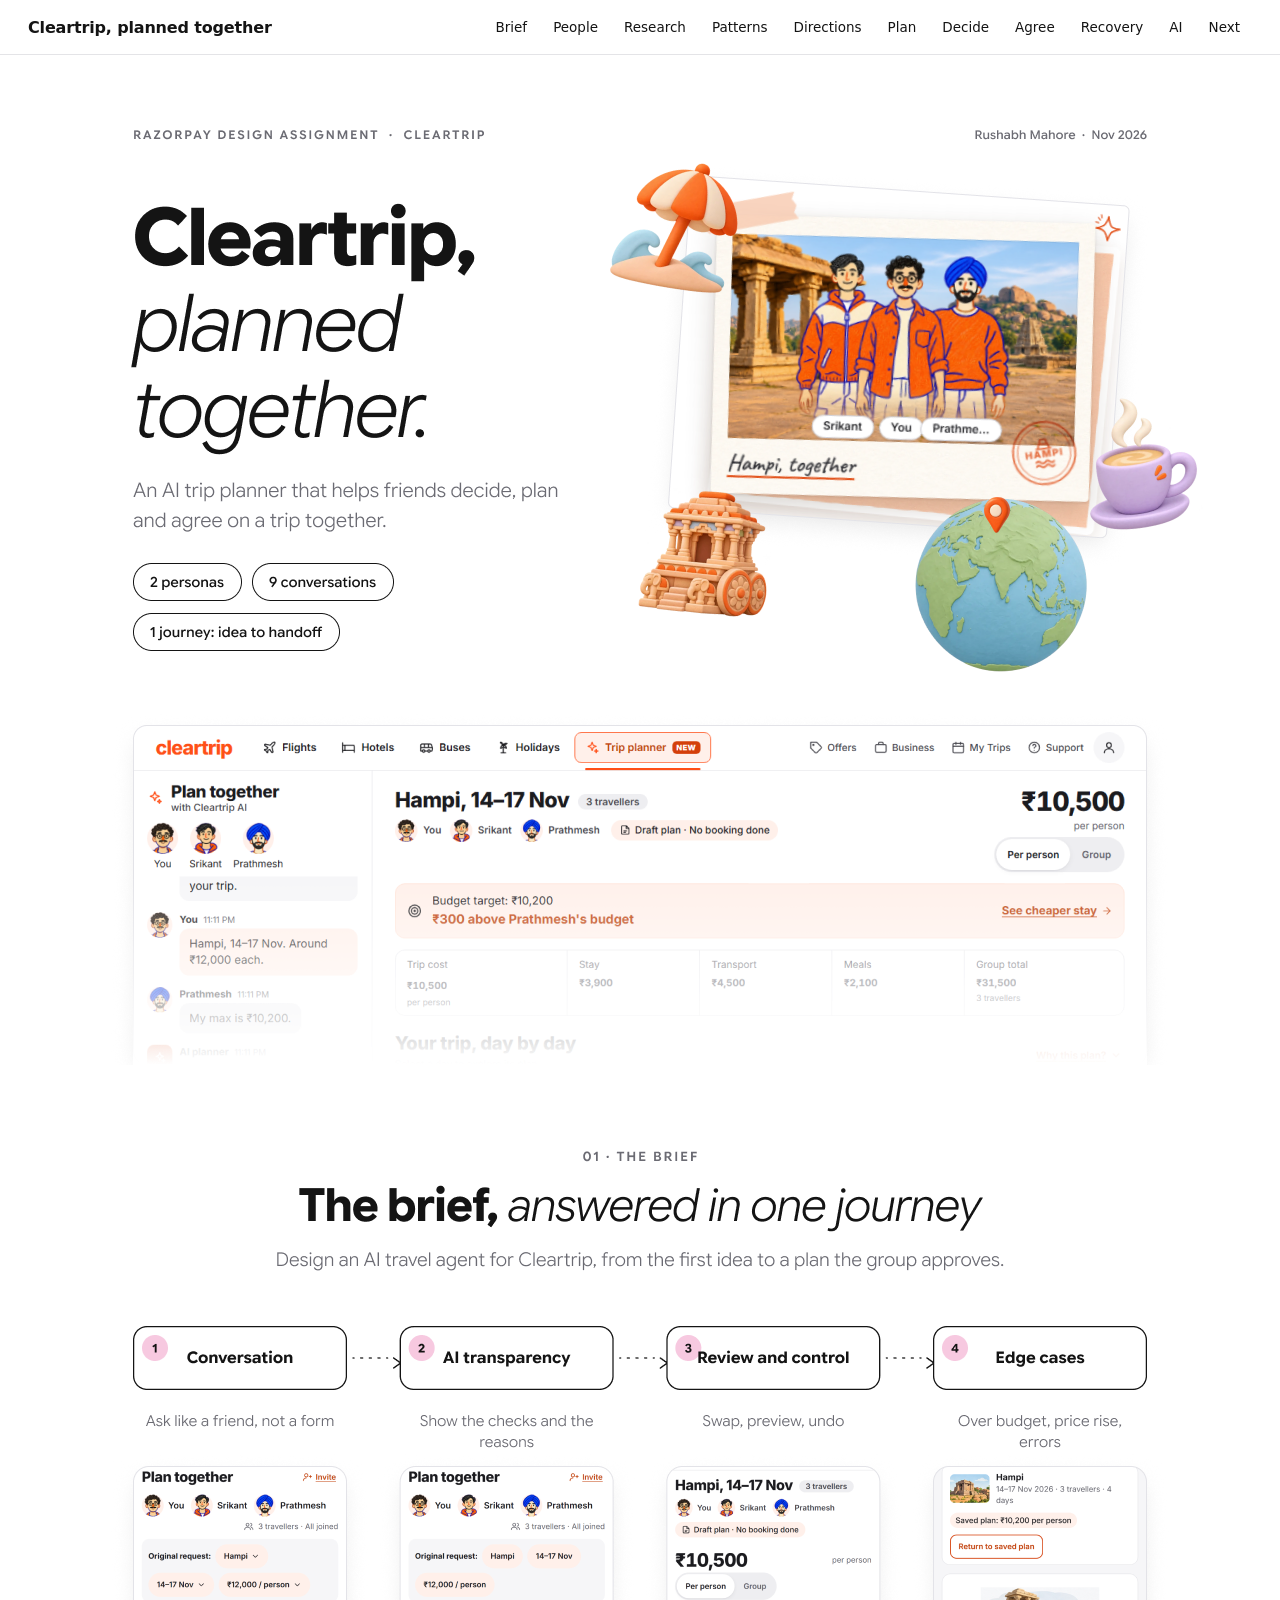
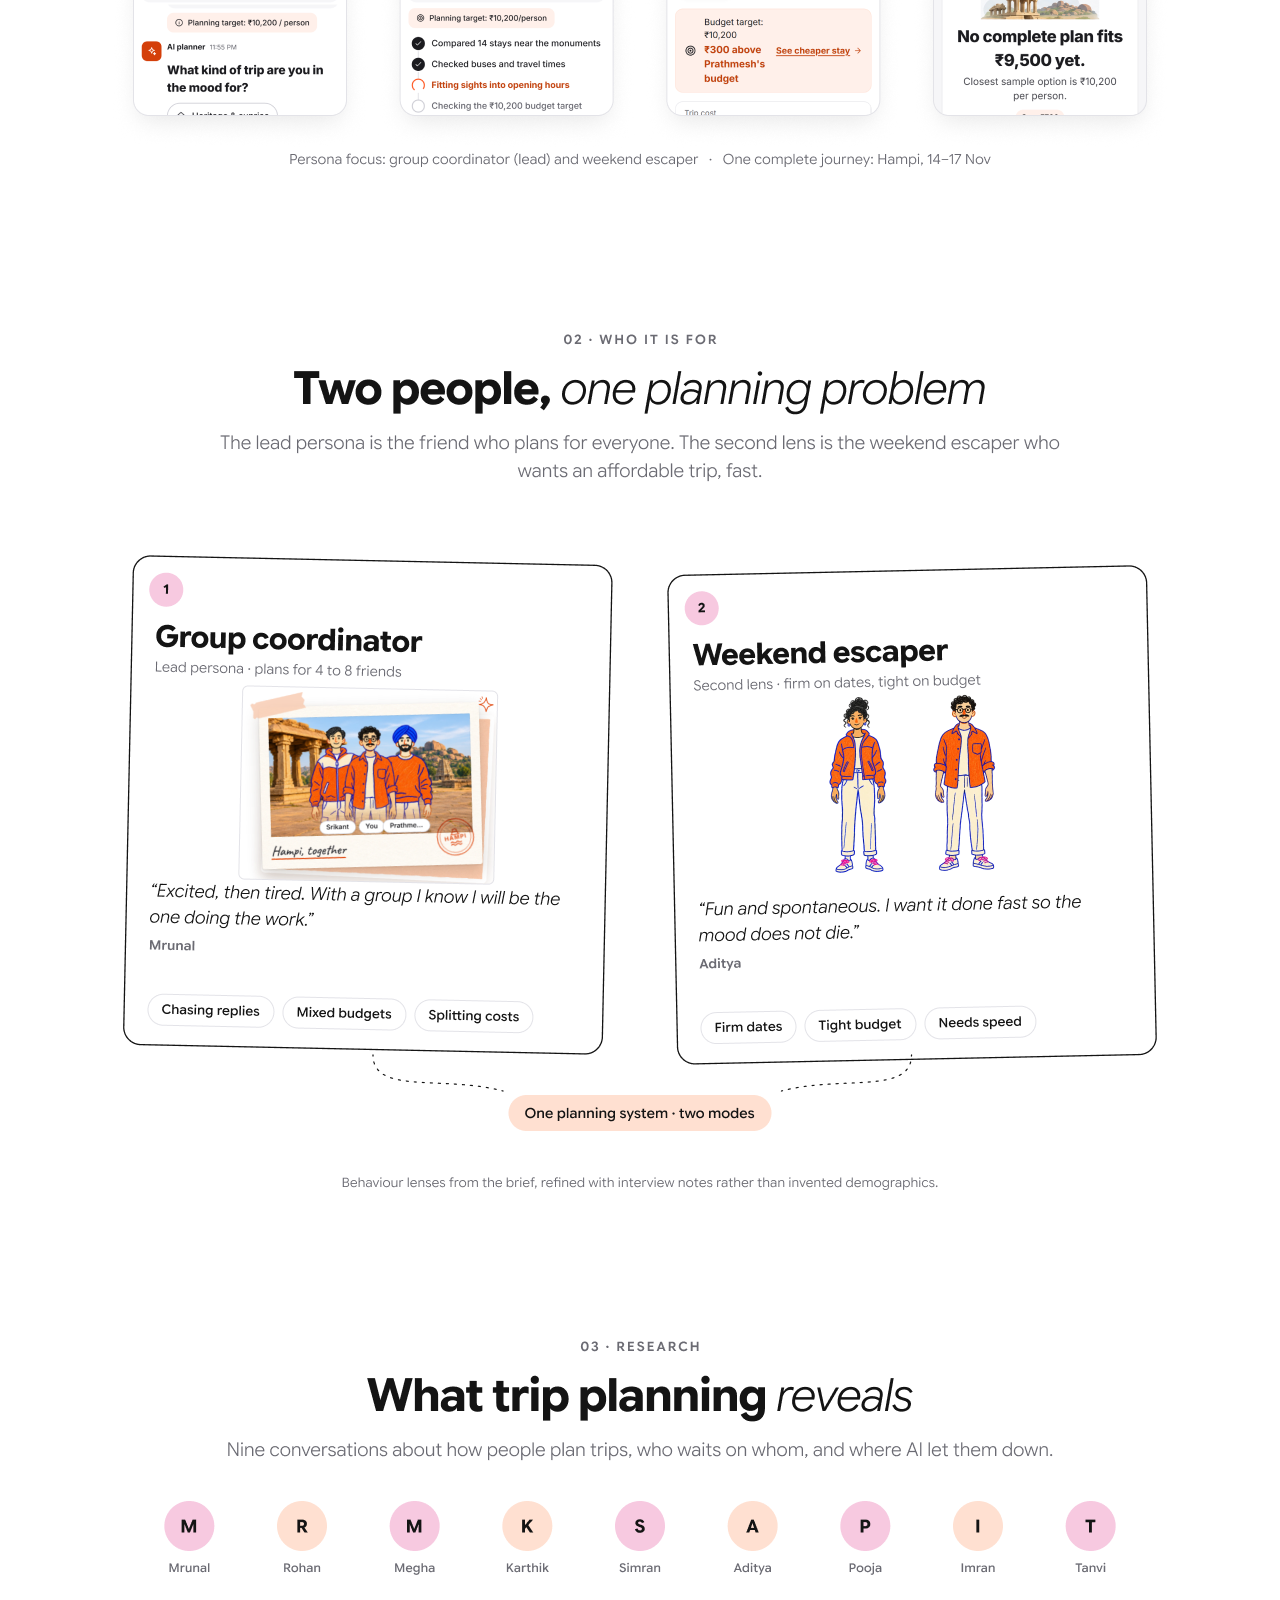
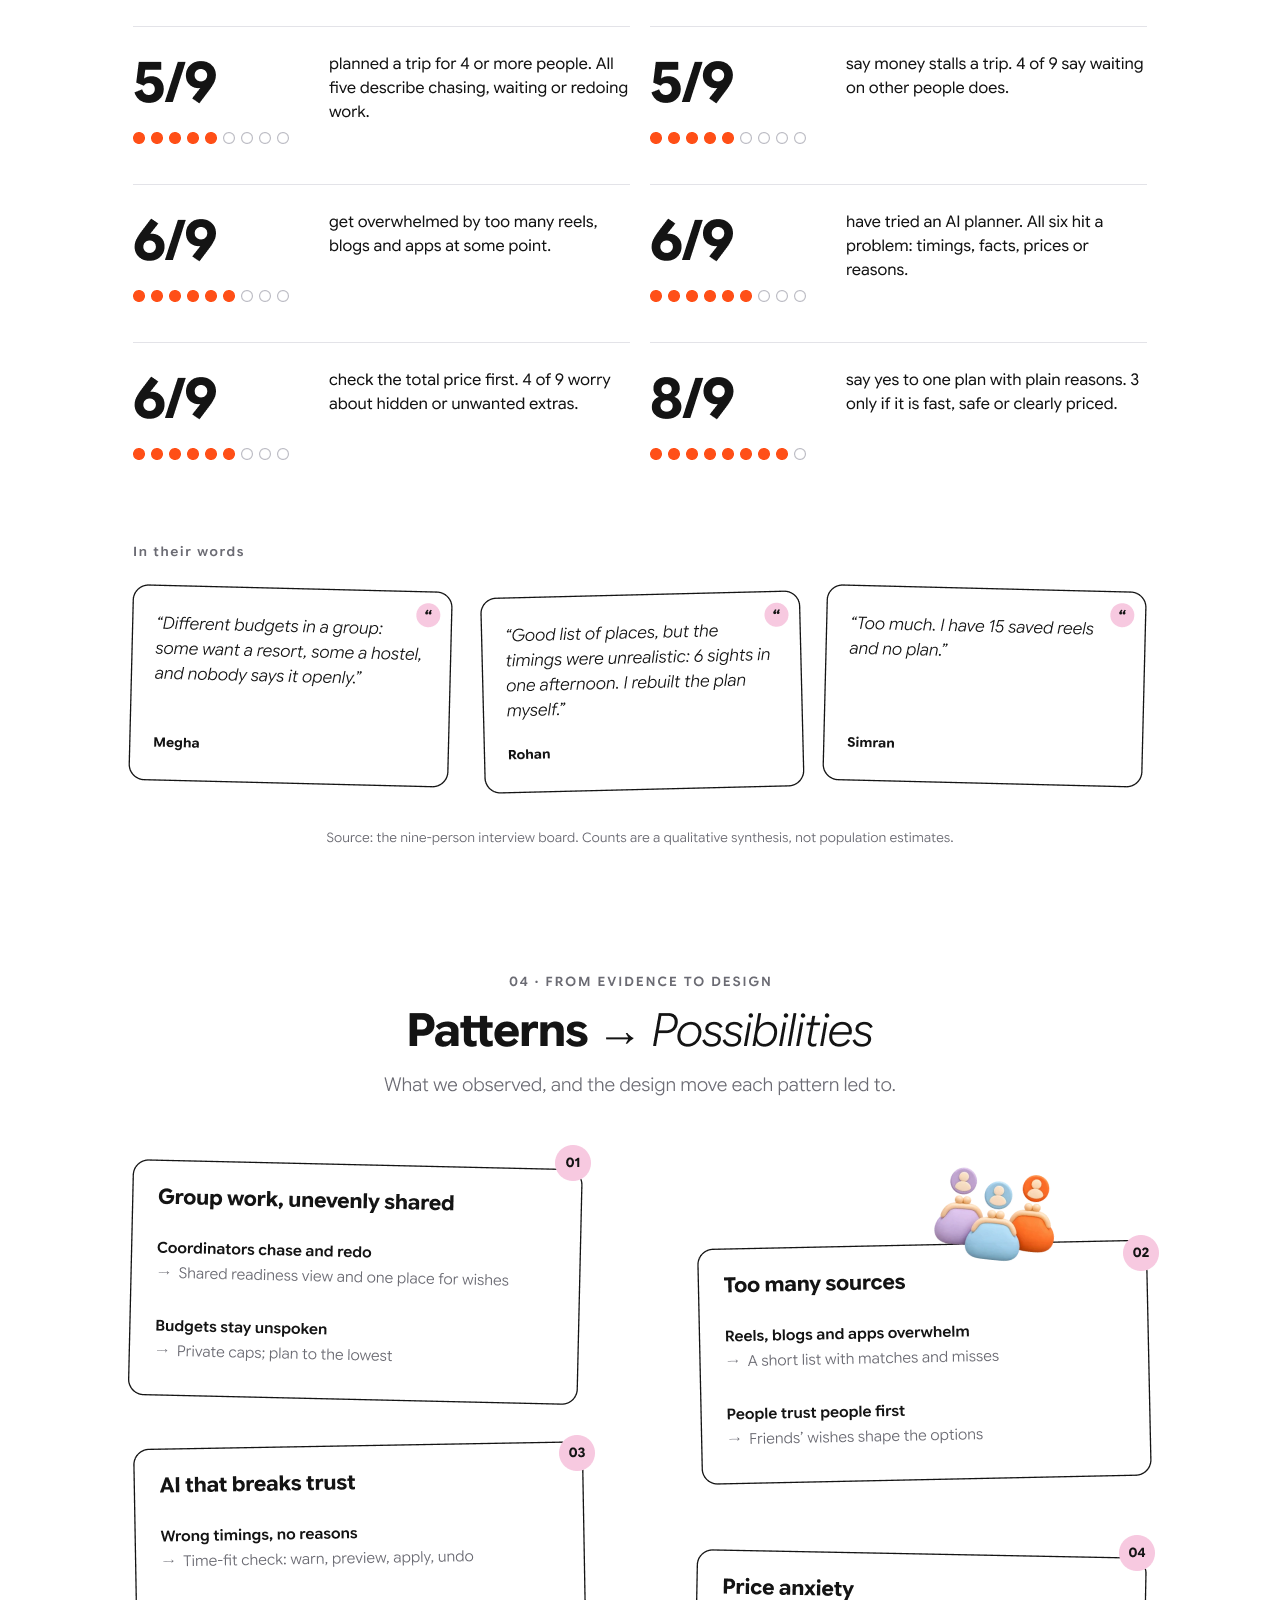
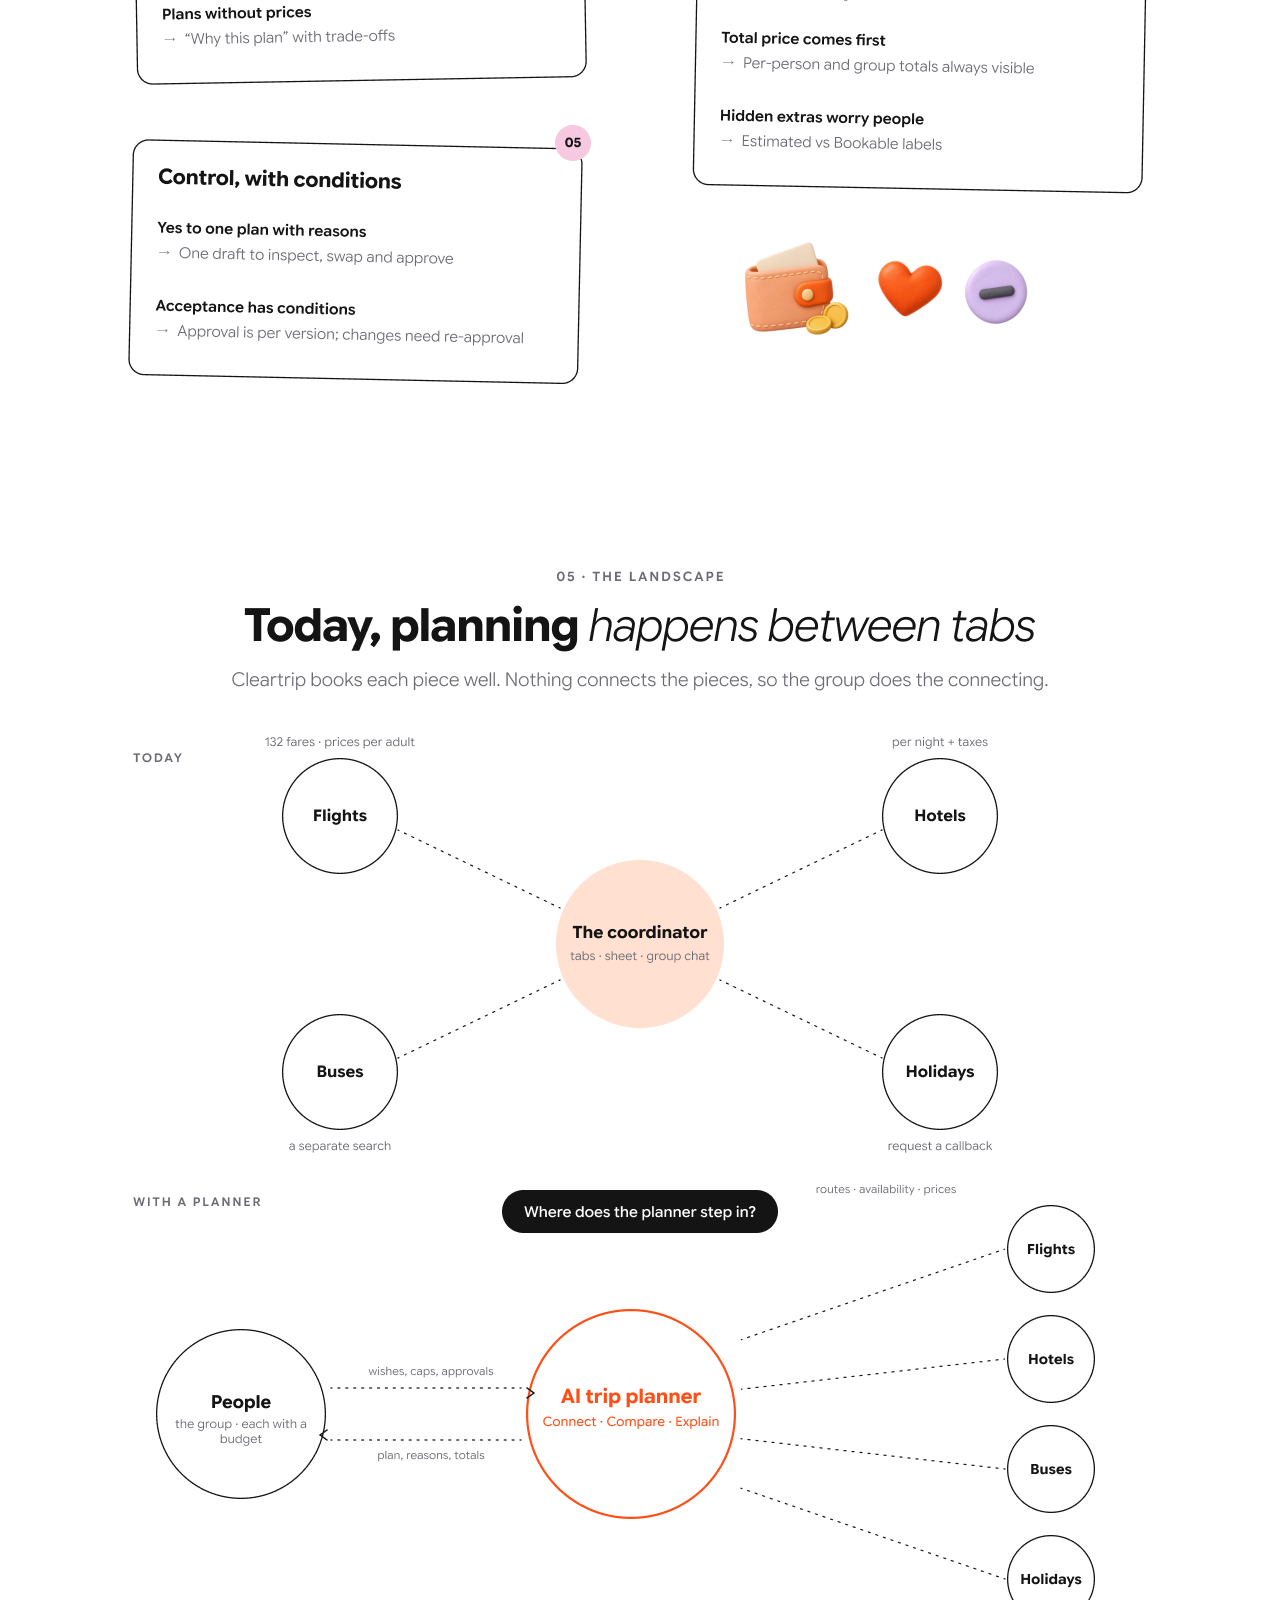
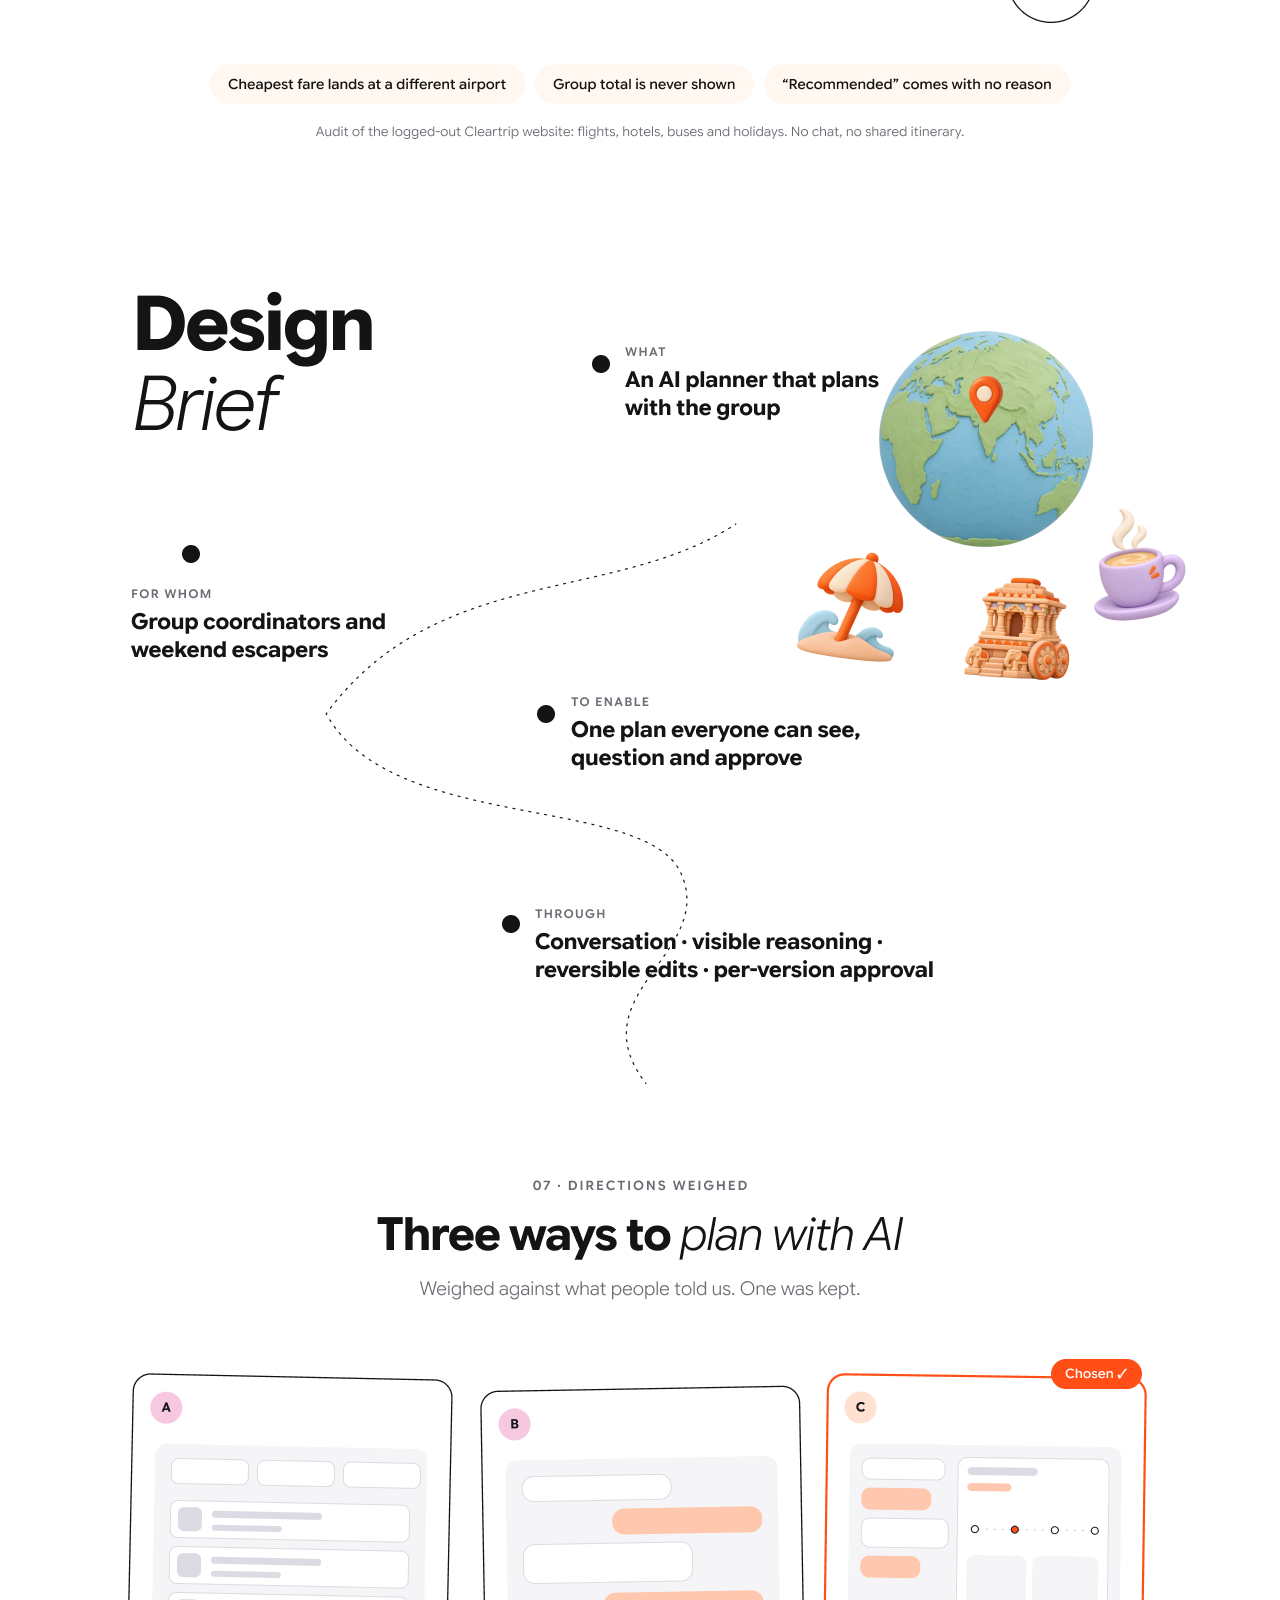
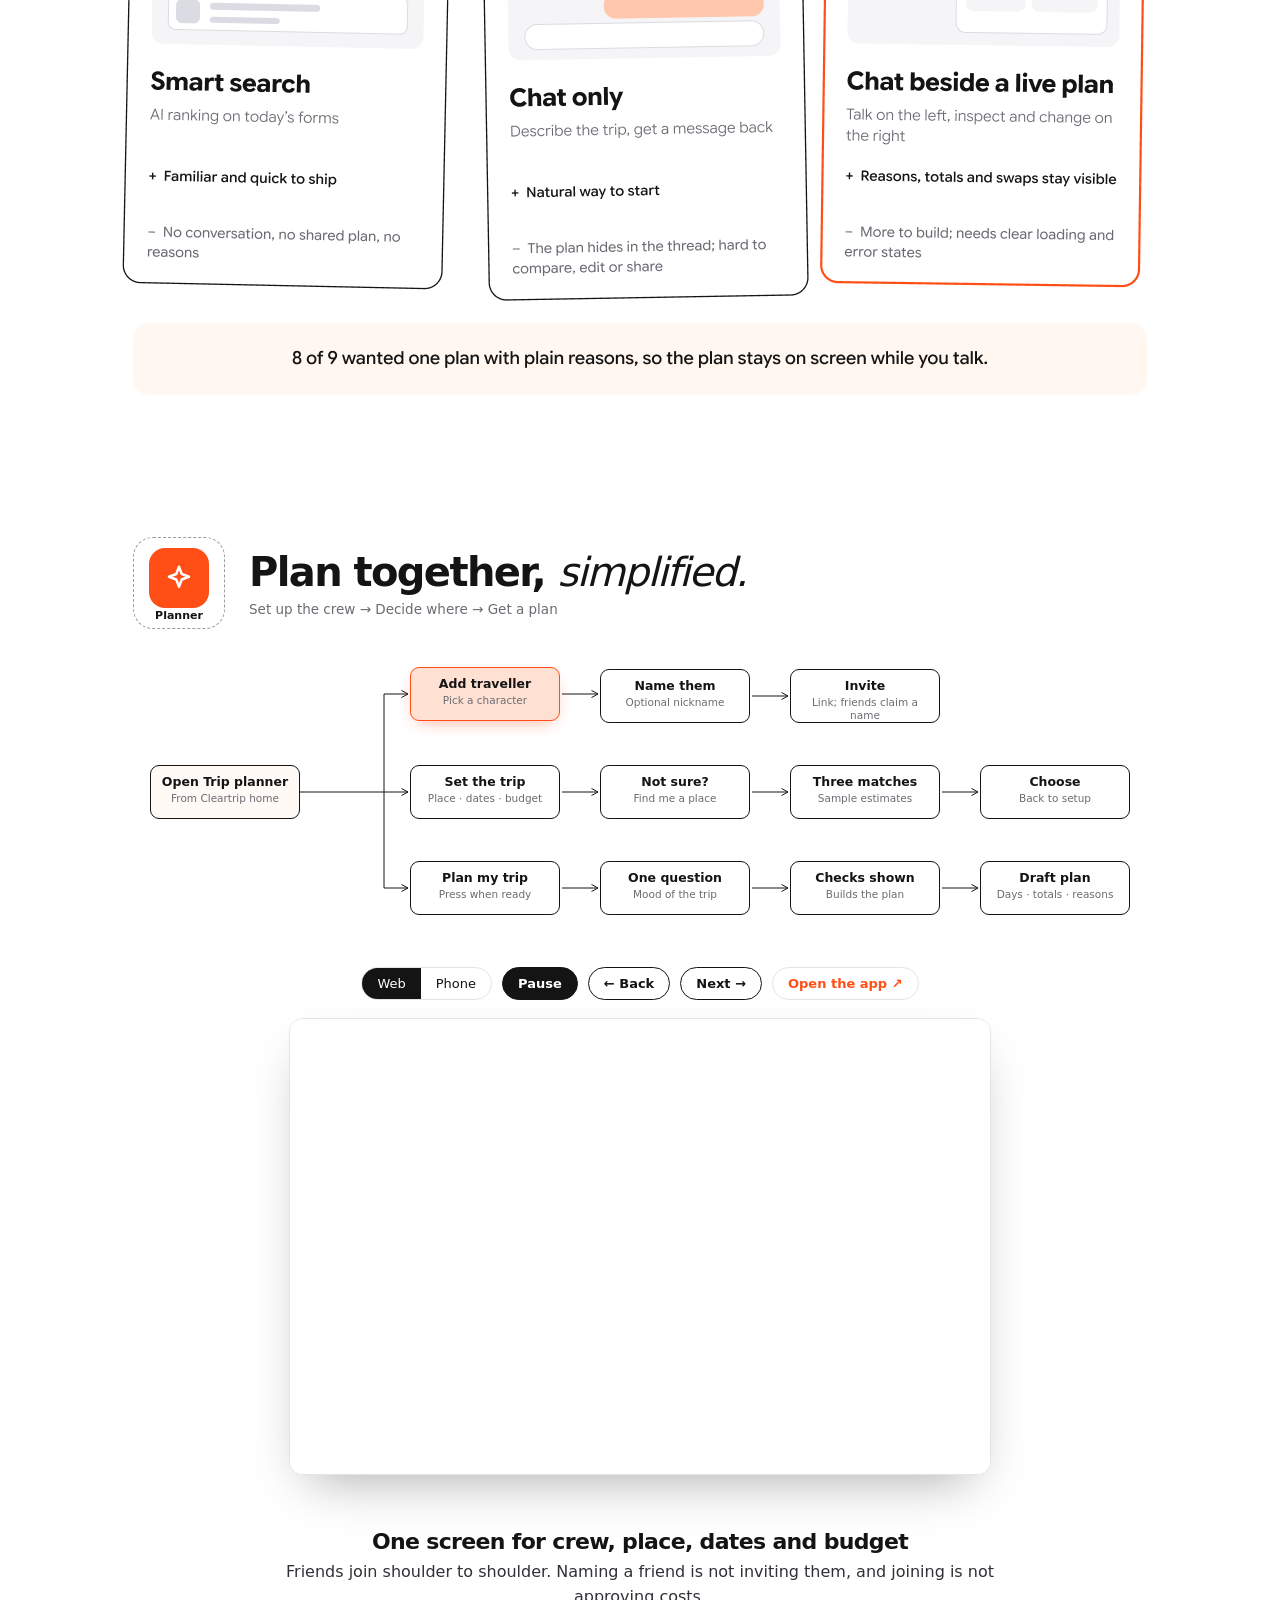
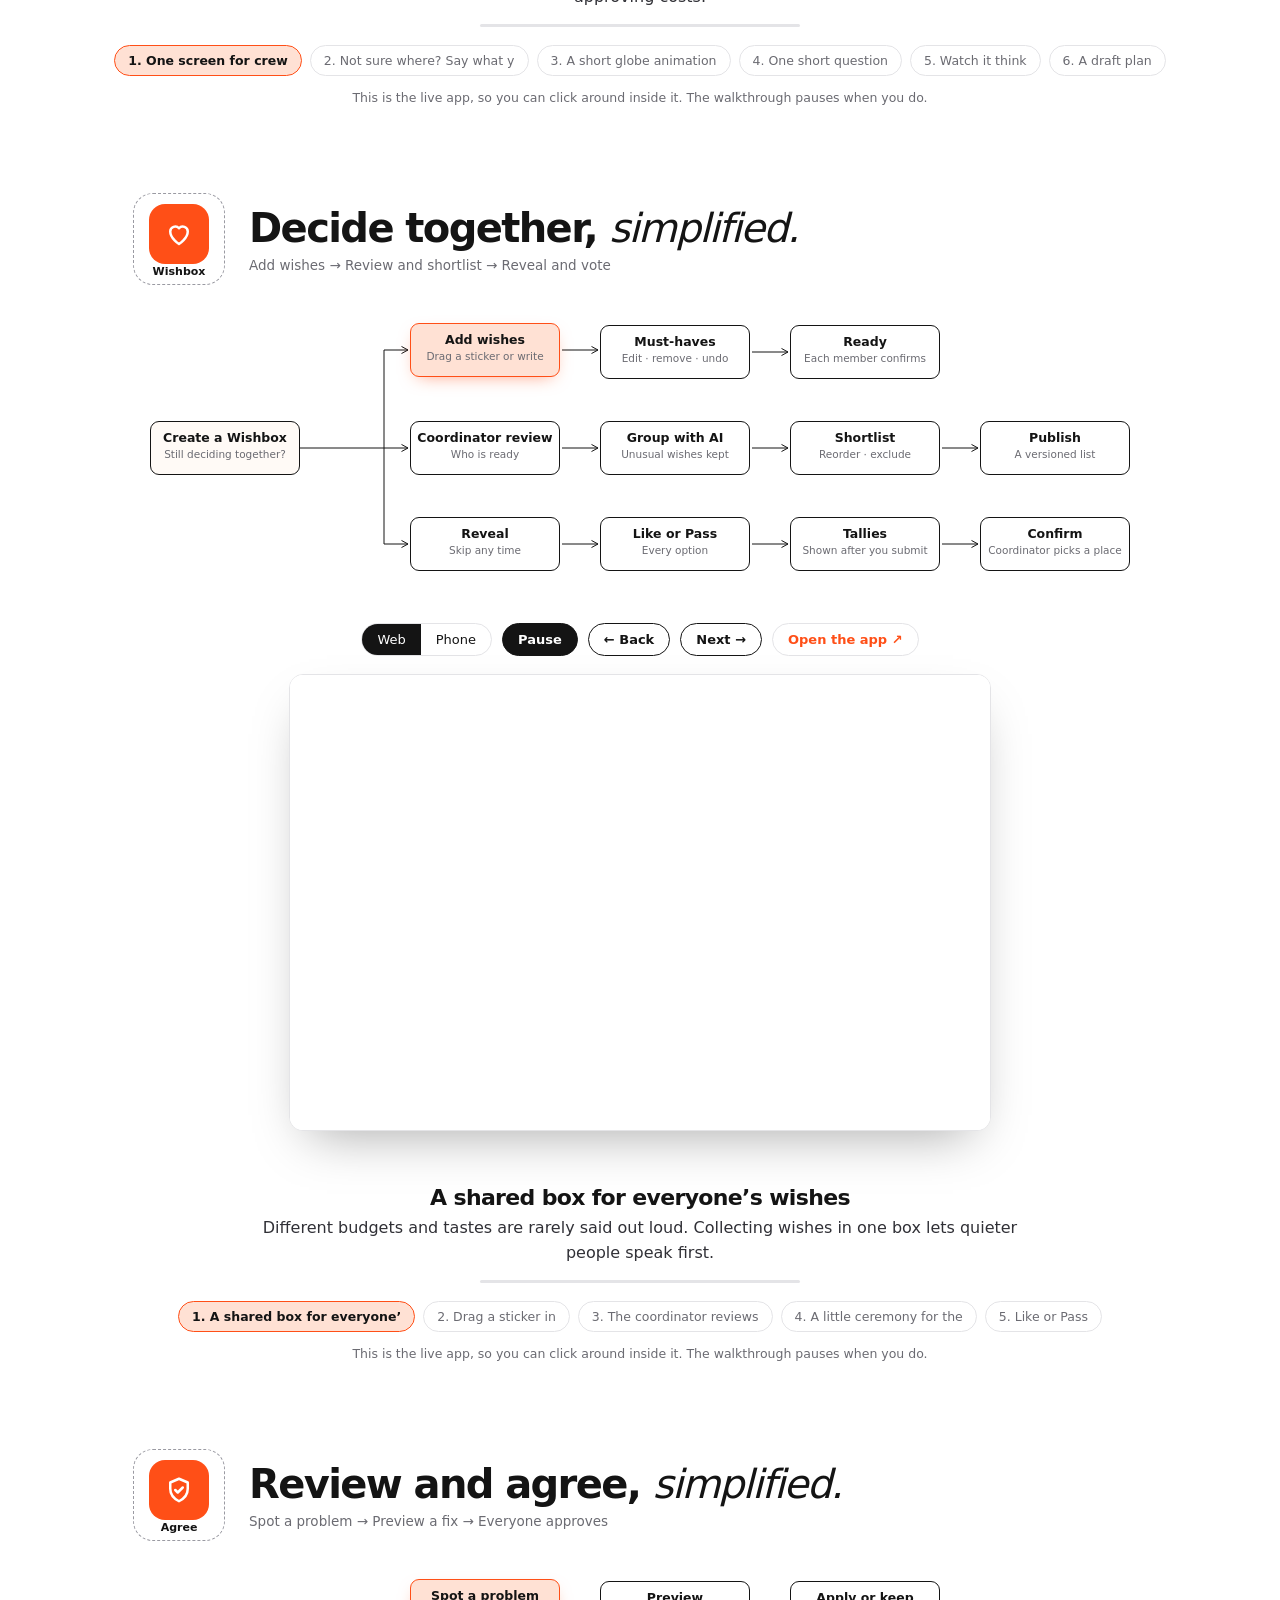
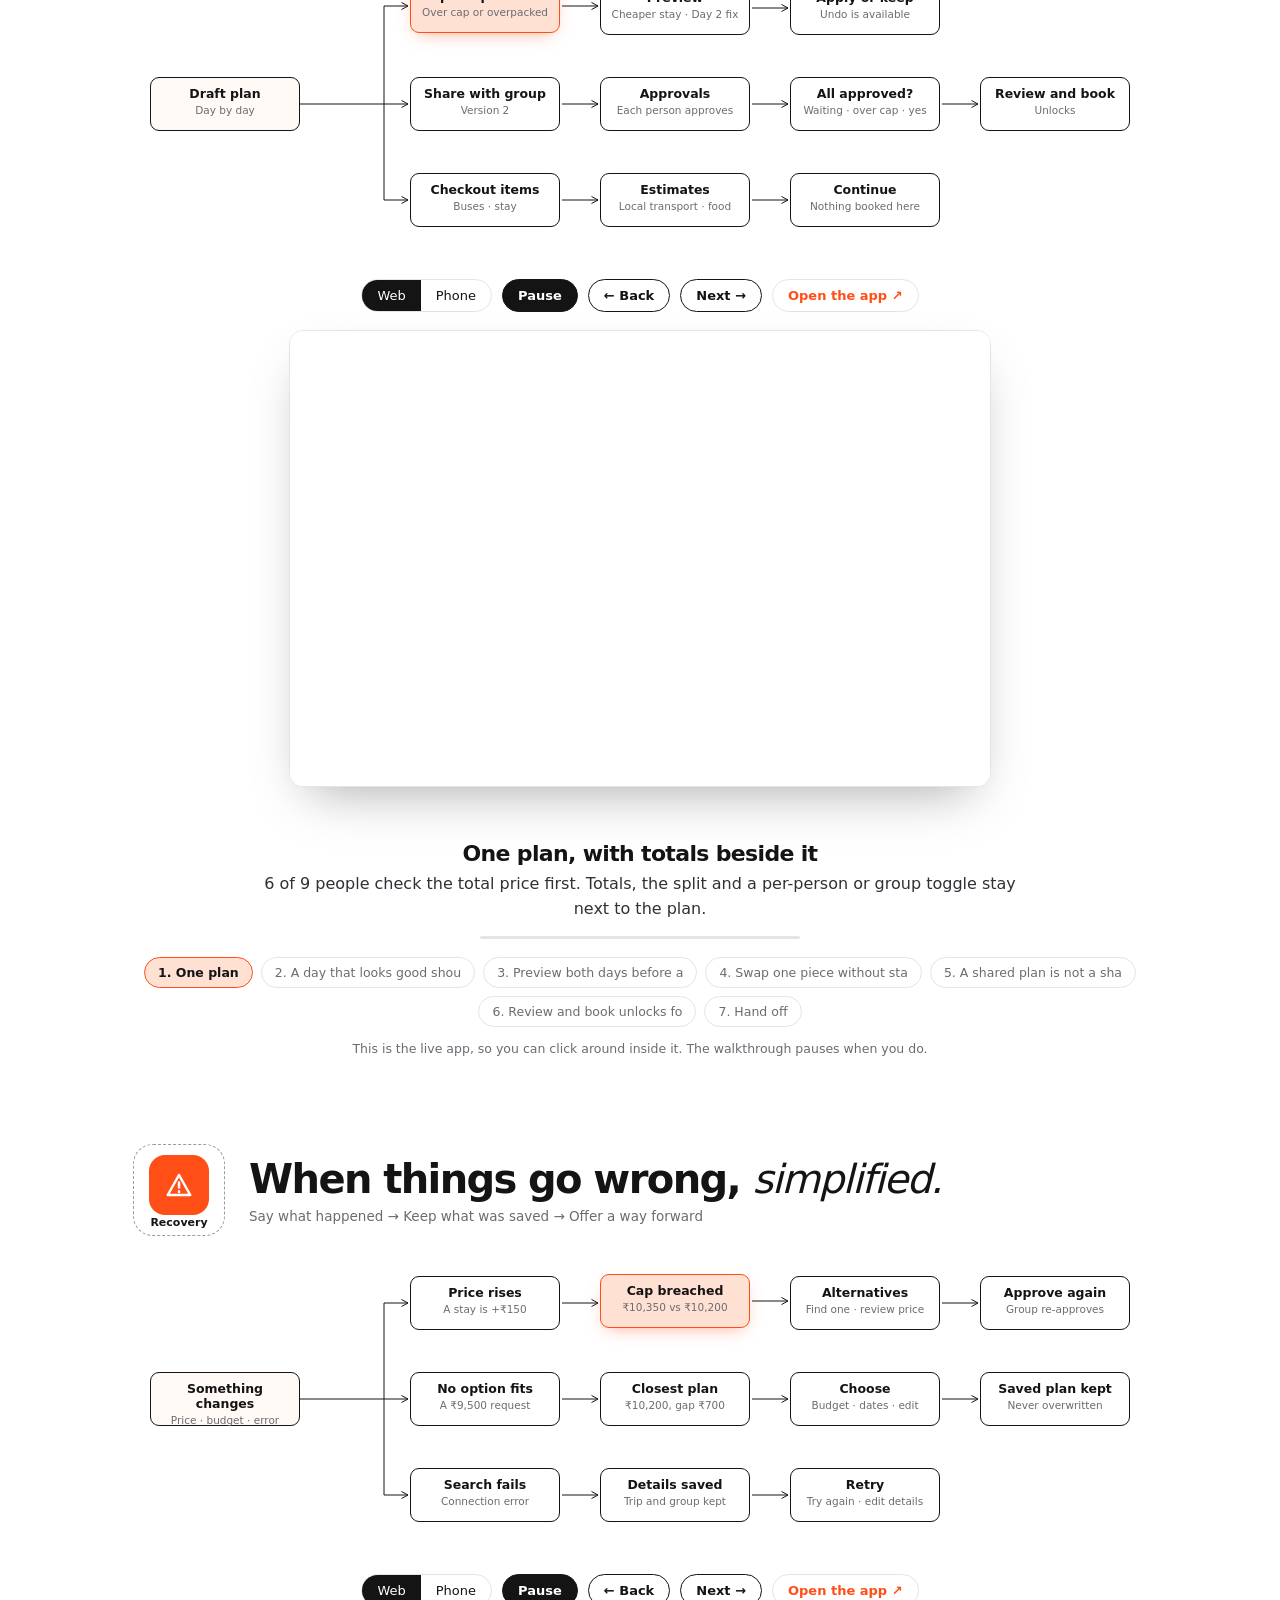
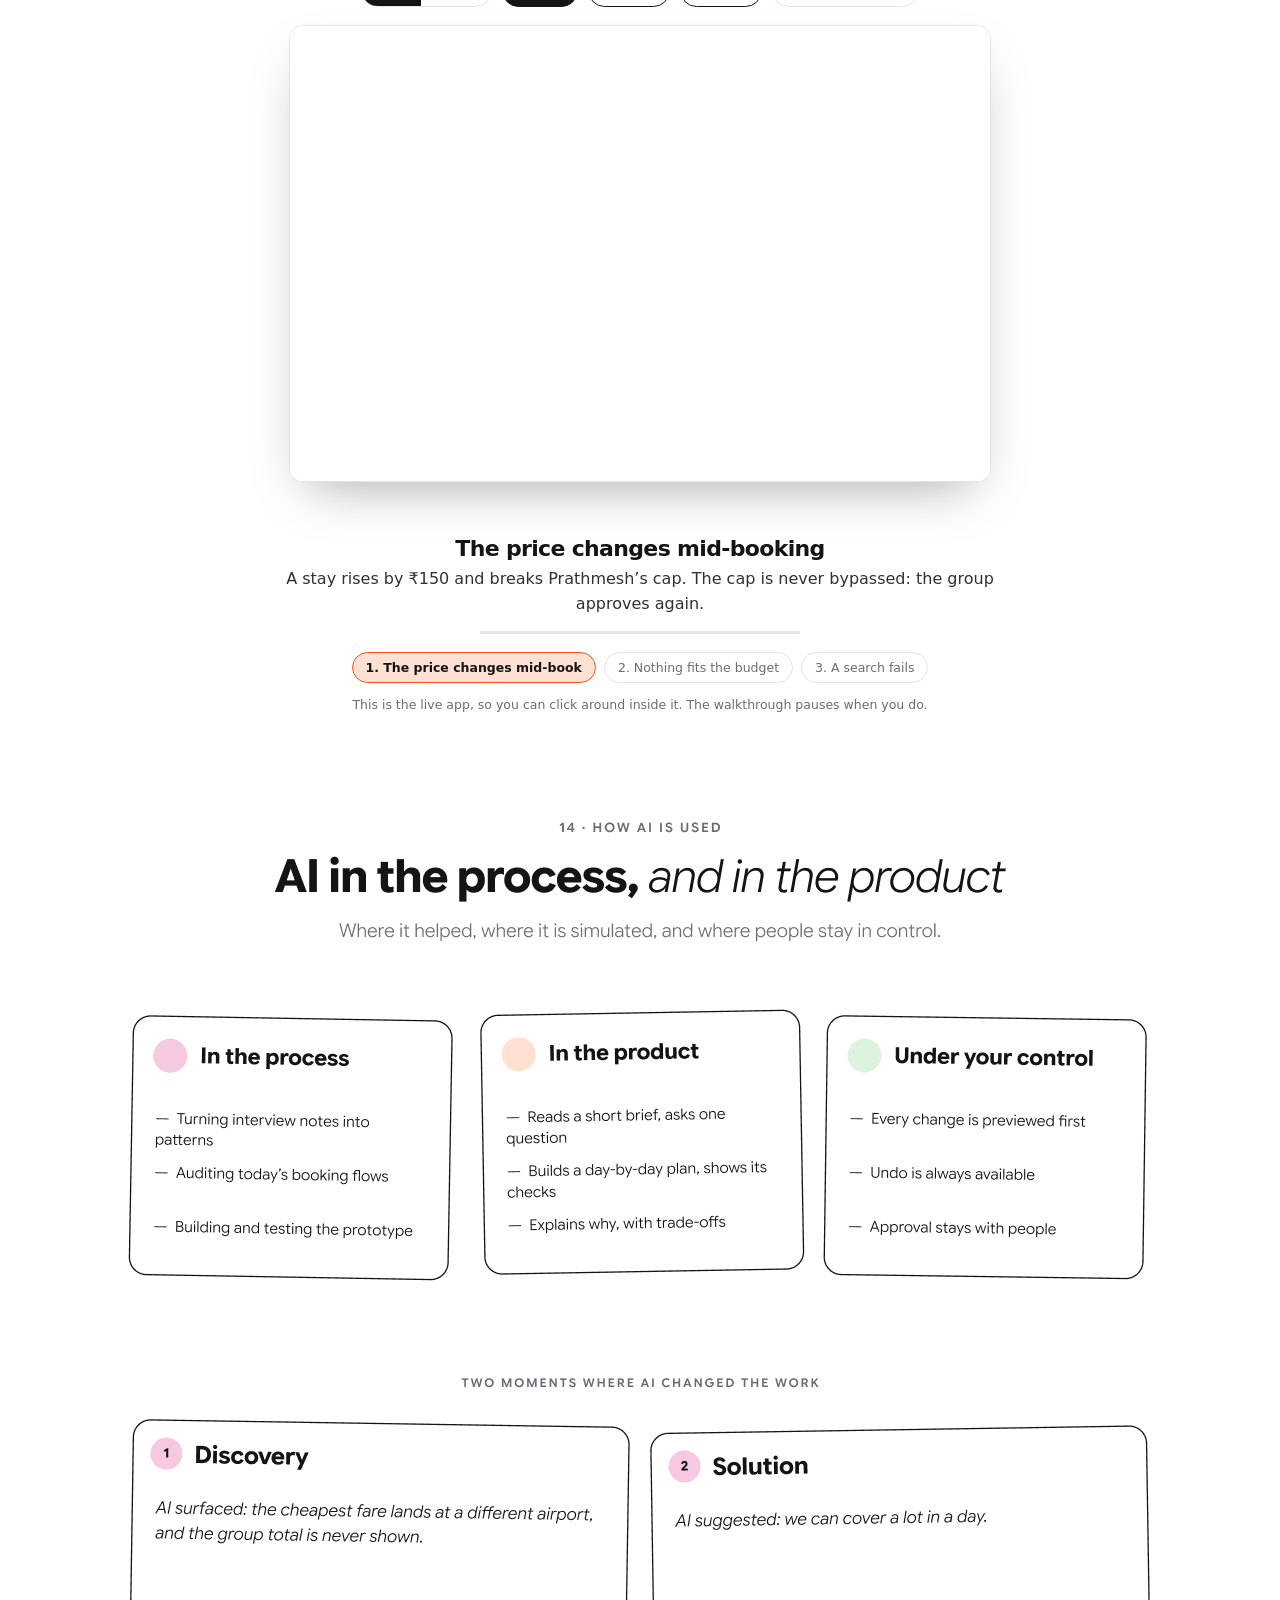
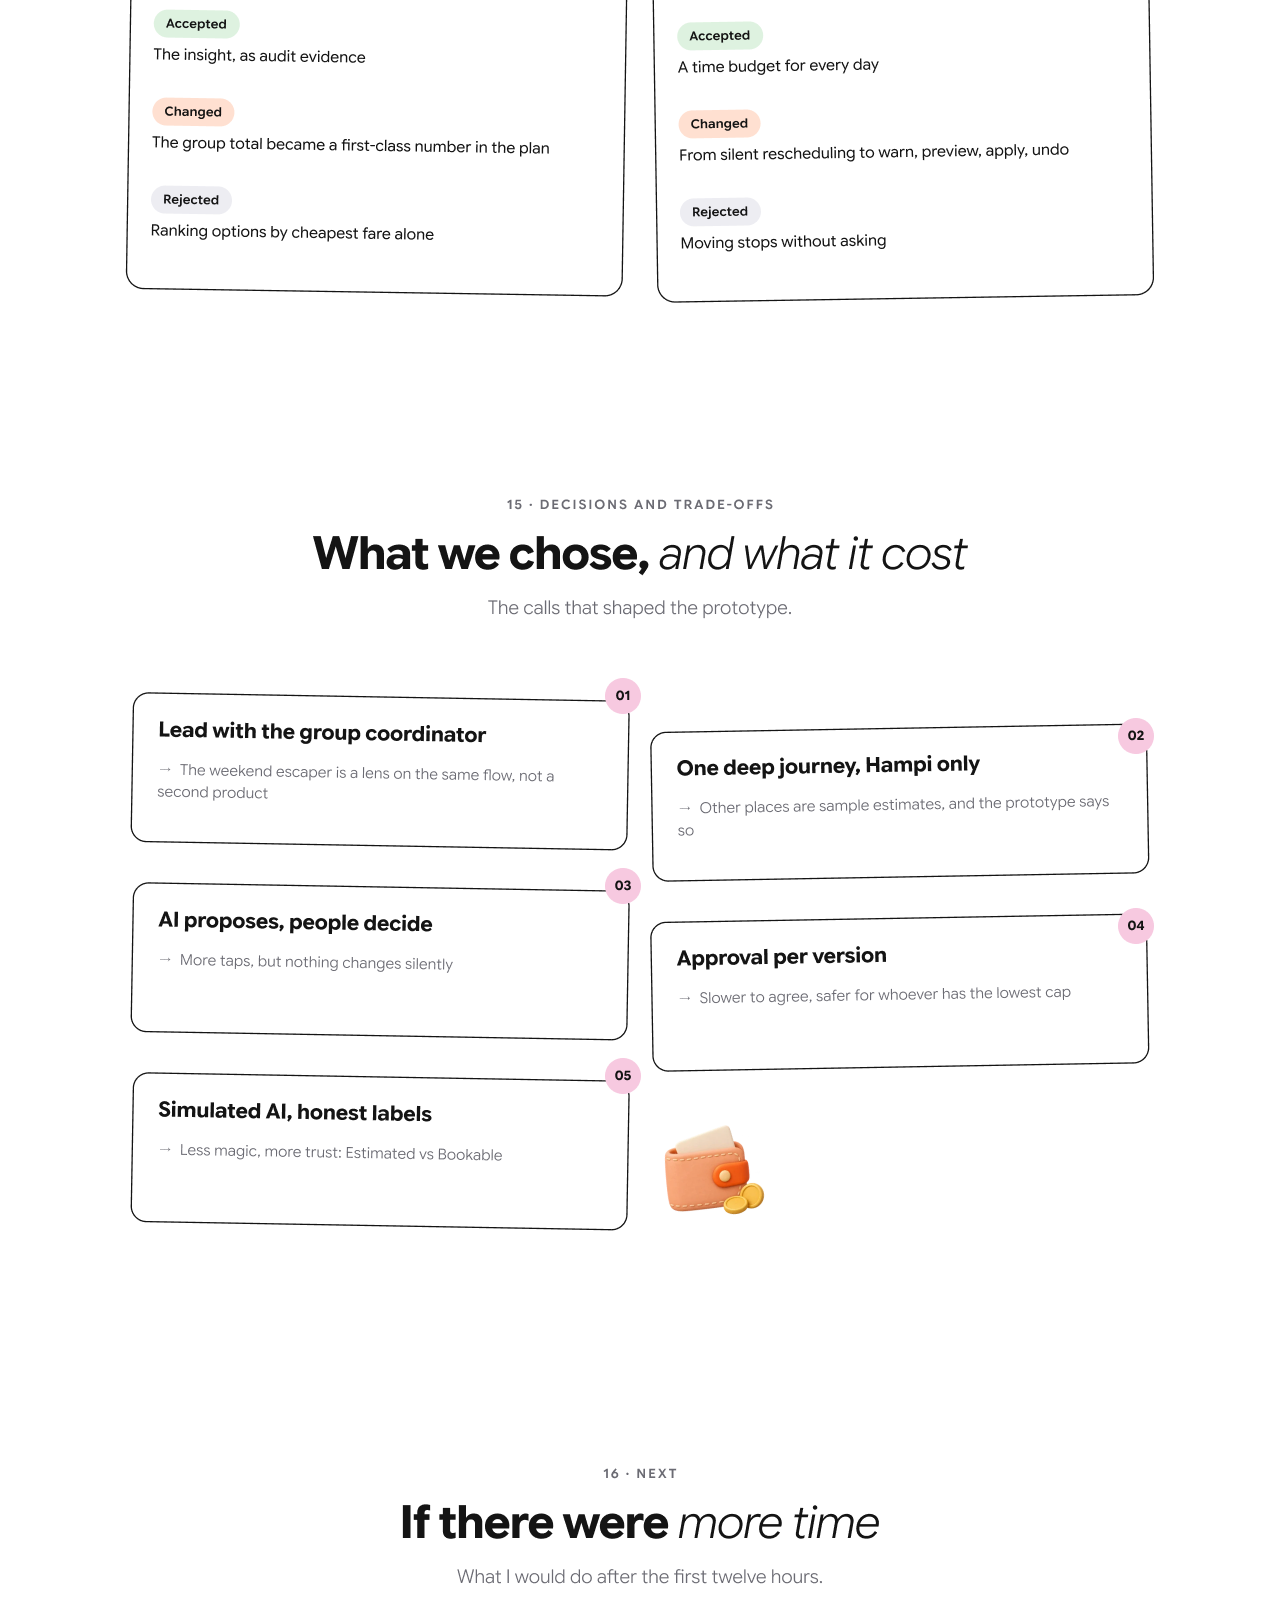
<file: index.html>
<!doctype html>
<html lang="en"><head><meta charset="utf-8"><meta name="viewport" content="width=device-width,initial-scale=1">
<title>Cleartrip, planned together · Case study</title>
<meta name="description" content="An AI trip planner that helps friends decide, plan and agree on a trip together. Research to prototype, with the live prototype annotated step by step.">
<link rel="stylesheet" href="site.css"></head>
<body>
<header class="top"><b>Cleartrip, planned together</b><nav aria-label="Sections"><a href="#brief">Brief</a><a href="#people">People</a><a href="#research">Research</a><a href="#patterns">Patterns</a><a href="#directions">Directions</a><a href="#j1">Plan</a><a href="#j2">Decide</a><a href="#j3">Agree</a><a href="#j4">Recovery</a><a href="#ai">AI</a><a href="#next">Next</a></nav></header>
<main class="page">
<img id="top" src="docs/00-cover.png" alt="Cleartrip, planned together" width="1198">
<img id="brief" src="docs/01-brief.png" alt="The brief" width="1198" loading="lazy">
<img id="people" src="docs/02-personas.png" alt="Who it is for" width="1198" loading="lazy">
<img id="research" src="docs/03-research.png" alt="What trip planning reveals" width="1198" loading="lazy">
<img id="patterns" src="docs/04-patterns.png" alt="Patterns to possibilities" width="1198" loading="lazy">
<img id="landscape" src="docs/05-landscape.png" alt="Where Cleartrip stands today" width="1198" loading="lazy">
<img id="design-brief" src="docs/06-design-brief.png" alt="Design brief" width="1198" loading="lazy">
<img id="directions" src="docs/07-directions.png" alt="Directions weighed" width="1198" loading="lazy">
<div id="journeys"></div>
<img id="ai" src="docs/14-ai.png" alt="How AI is used" width="1198" loading="lazy">
<img id="decisions" src="docs/15-decisions.png" alt="Decisions and trade-offs" width="1198" loading="lazy">
<img id="next" src="docs/16-next.png" alt="If there were more time" width="1198" loading="lazy">
<section class="endnote rv"><h2>Try the <em>prototype</em></h2>
<div class="lk"><a class="p" href="https://rushabhm-blip.github.io/Cleartrip_ai_agent/" target="_blank" rel="noopener">Open the live app ↗</a><a href="https://www.figma.com/design/tge5Cr7ZpAx8vvBgMAFqOJ/razorpay?node-id=0-1" target="_blank" rel="noopener">Figma board ↗</a></div>
<small>Rushabh Mahore · Razorpay Design assignment<br>A concept for Cleartrip, not an official release. Prices, places and AI replies are samples.</small></section>
</main>
<script src="site.js"></script>
</body></html>
</file>
<file: site.css>
/* single-page case study: images for the story, live prototype wherever there is a screen */
:root{--ink:#141414;--grey:#6b6b72;--line:#e4e4e7;--orange:#ff4f17;--peach:#ffe1d4;--pink:#f8c9e0;--cream:#fff7f0}
*{box-sizing:border-box}html{scroll-behavior:smooth}
body{margin:0;font-family:"Google Sans","Google Sans Flex","Inter",system-ui,-apple-system,Segoe UI,Roboto,sans-serif;color:var(--ink);background:#fff;-webkit-font-smoothing:antialiased}
a{color:inherit}
.top{display:flex;align-items:center;justify-content:space-between;gap:16px;padding:12px 28px;border-bottom:1px solid var(--line);position:sticky;top:0;background:rgba(255,255,255,.93);backdrop-filter:blur(8px);z-index:50}
.top b{font-weight:700;letter-spacing:-.01em;white-space:nowrap}.top nav{display:flex;gap:2px;flex-wrap:wrap;justify-content:flex-end}
.top nav a{text-decoration:none;font-size:13.5px;font-weight:500;padding:7px 12px;border-radius:99px}.top nav a:hover{background:var(--cream)}
.page{max-width:1198px;margin:0 auto}
.page>img{display:block;width:100%;height:auto}
.rv{opacity:0;transform:translateY(26px);transition:opacity .7s ease,transform .7s ease}.rv.in{opacity:1;transform:none}
/* journey */
.jr{padding:64px 0 24px;position:relative}
.jh{display:flex;gap:24px;align-items:center;padding:0 92px}
.tile{flex:0 0 92px;height:92px;border:1px dashed #9a9aa2;border-radius:20px;display:grid;place-items:center;position:relative;background:#fff}
.tile i{width:60px;height:60px;border-radius:16px;background:var(--orange);display:grid;place-items:center;margin-top:-10px}
.tile i svg{width:30px;height:30px;stroke:#fff;fill:none;stroke-width:2;stroke-linecap:round;stroke-linejoin:round}
.tile span{position:absolute;bottom:6px;left:0;right:0;text-align:center;font-size:11px;font-weight:600}
.jh h2{font-size:clamp(28px,4.2vw,40px);font-weight:700;letter-spacing:-.04em;margin:0}.jh h2 em{font-weight:300}
.jh p{margin:6px 0 0;font-size:13.5px;color:var(--grey)}
/* flow */
.flowwrap{padding:34px 60px 0;overflow-x:auto}
.flow{position:relative;display:grid;grid-template-columns:150px 30px repeat(4,150px);column-gap:40px;row-gap:42px;width:max-content;margin:0 auto;padding:6px 32px}
.fn{width:150px;height:54px;border:1px solid var(--ink);border-radius:9px;background:#fff;text-align:center;padding:8px 6px;font-size:12.5px;font-weight:600;line-height:1.2;transition:background .35s,border-color .35s,box-shadow .35s,transform .35s;opacity:0}
.fn small{display:block;font-size:10.5px;font-weight:300;color:var(--grey);margin-top:3px}
.fn.in{opacity:1}.fn.done{background:#fffaf6}.fn.on{background:var(--peach);border-color:var(--orange);box-shadow:0 6px 18px -8px rgba(255,79,23,.6);transform:translateY(-2px)}
.fn.st{grid-row:1/4;grid-column:1;align-self:center}
.fl-svg{position:absolute;left:0;top:0;pointer-events:none;overflow:visible}
.fl-svg path{fill:none;stroke:var(--ink);stroke-width:1}.fl-svg .ah{stroke-linecap:round;stroke-linejoin:round}
/* stage */
.stagebox{margin:46px 28px 0}
.ctl{display:flex;align-items:center;gap:10px;flex-wrap:wrap;justify-content:center;margin-bottom:18px}
.seg{display:inline-flex;border:1px solid var(--line);border-radius:99px;overflow:hidden;background:#fff}
.seg button,.ctl>button,.ctl>a{border:0;background:none;font:inherit;font-size:13px;padding:8px 15px;cursor:pointer;color:var(--ink);text-decoration:none}
.seg button.on{background:var(--ink);color:#fff}
.ctl>button,.ctl>a{border:1px solid var(--ink);border-radius:99px;font-weight:600}.ctl>button.pl{background:var(--ink);color:#fff}
.ctl>a{border-color:var(--line);color:var(--orange);border:1px solid var(--line)}
.stage{position:relative;display:grid;grid-template-columns:1fr auto 1fr;align-items:start;min-height:420px}
.gut{position:relative;min-height:100%}
.dev{position:relative;background:#fff;box-shadow:0 22px 50px -20px rgba(0,0,0,.35);transition:width .5s,height .5s,border-radius .4s}
.dev.web{border:1px solid var(--line);border-radius:14px;overflow:hidden}
.dev.phone{border:9px solid #221c28;border-radius:46px;overflow:hidden;background:#221c28}
.dev .vp{position:relative;overflow:hidden;background:#fff}
.dev.phone .vp{border-radius:36px}
.dev iframe{position:absolute;left:0;top:0;border:0;transform-origin:0 0;background:#fff}
.cur{position:absolute;left:0;top:0;width:26px;height:26px;z-index:6;pointer-events:none;opacity:0;transition:transform .8s cubic-bezier(.4,0,.2,1),opacity .25s;filter:drop-shadow(0 3px 5px rgba(0,0,0,.3))}
.cur.show{opacity:1}.cur svg{width:26px;height:26px}
.rip{position:absolute;width:34px;height:34px;margin:-17px 0 0 -17px;border-radius:50%;border:2px solid var(--orange);z-index:5;pointer-events:none;animation:rip .6s ease-out forwards}
@keyframes rip{from{transform:scale(.3);opacity:1}to{transform:scale(1.5);opacity:0}}
.pinl{position:absolute;left:0;top:0;z-index:4;pointer-events:none}
.pin{position:absolute;width:9px;height:9px;margin:-4.5px 0 0 -4.5px;border-radius:50%;background:var(--ink);border:1.5px solid #fff;box-shadow:0 0 0 1px rgba(0,0,0,.25);transform:scale(0);animation:pop .4s cubic-bezier(.3,1.6,.5,1) forwards}
@keyframes pop{to{transform:scale(1)}}@keyframes pulse{0%{transform:scale(.7);opacity:.7}100%{transform:scale(1.5);opacity:0}}
.ann{position:absolute;inset:0;pointer-events:none;overflow:visible;z-index:3}
.ann path{fill:none;stroke:var(--ink);stroke-width:1;stroke-dasharray:var(--len);stroke-dashoffset:var(--len);animation:draw .6s ease forwards}
.ann circle{fill:var(--ink)}
@keyframes draw{to{stroke-dashoffset:0}}
.lab{position:absolute;width:176px;font-size:13px;font-weight:500;line-height:1.35;opacity:0;animation:fadeup .5s ease forwards;display:flex;gap:8px}
.lab b{flex:0 0 20px;height:20px;border-radius:50%;background:var(--pink);display:grid;place-items:center;font-size:10.5px}
.lab.l{text-align:right;flex-direction:row-reverse}.lab.l span{flex:1}.lab.r span{flex:1}
@keyframes fadeup{from{opacity:0;transform:translateY(6px)}to{opacity:1;transform:none}}
.cap{max-width:760px;margin:26px auto 0;text-align:center}
.cap h3{font-size:22px;letter-spacing:-.03em;margin:0 0 6px}.cap p{margin:0;font-size:16px;line-height:1.55;font-weight:300;color:#303036;min-height:50px}
.dots{display:flex;gap:8px;justify-content:center;margin:18px 0 6px;flex-wrap:wrap}
.dots button{border:1px solid var(--line);background:#fff;font:inherit;font-size:12.5px;padding:7px 13px;border-radius:99px;cursor:pointer;color:var(--grey)}
.dots button.on{background:var(--peach);border-color:var(--orange);color:var(--ink);font-weight:600}
.dots button.dn{color:var(--ink)}
.bar{height:3px;background:var(--line);border-radius:3px;max-width:320px;margin:14px auto 0;overflow:hidden}.bar i{display:block;height:100%;width:0;background:var(--orange)}
.hint{font-size:12.5px;color:var(--grey);text-align:center;margin:14px 0 0}
.endnote{max-width:760px;margin:80px auto 0;padding:0 24px;text-align:center}
.endnote h2{font-size:clamp(30px,5vw,52px);letter-spacing:-.04em;margin:0}.endnote h2 em{font-weight:300}
.endnote .lk{margin-top:26px;display:flex;gap:12px;justify-content:center;flex-wrap:wrap}
.endnote .lk a{text-decoration:none;font-weight:600;padding:12px 22px;border-radius:99px;border:1.3px solid var(--ink)}.endnote .lk a.p{background:var(--ink);color:#fff}
.endnote small{display:block;margin:40px 0 70px;color:var(--grey);line-height:1.6}
@media(max-width:900px){.jh{padding:0 24px}.stage{grid-template-columns:1fr}.gut,.ann,.pinl{display:none}.dev{margin:0 auto}.stagebox{margin:30px 12px 0}.top nav a{padding:6px 8px;font-size:12.5px}.top b{display:none}}
@media(prefers-reduced-motion:reduce){.rv{opacity:1;transform:none;transition:none}.pin,.lab,.ann path{animation-duration:.01s}.pin::after{display:none}}
</file>
